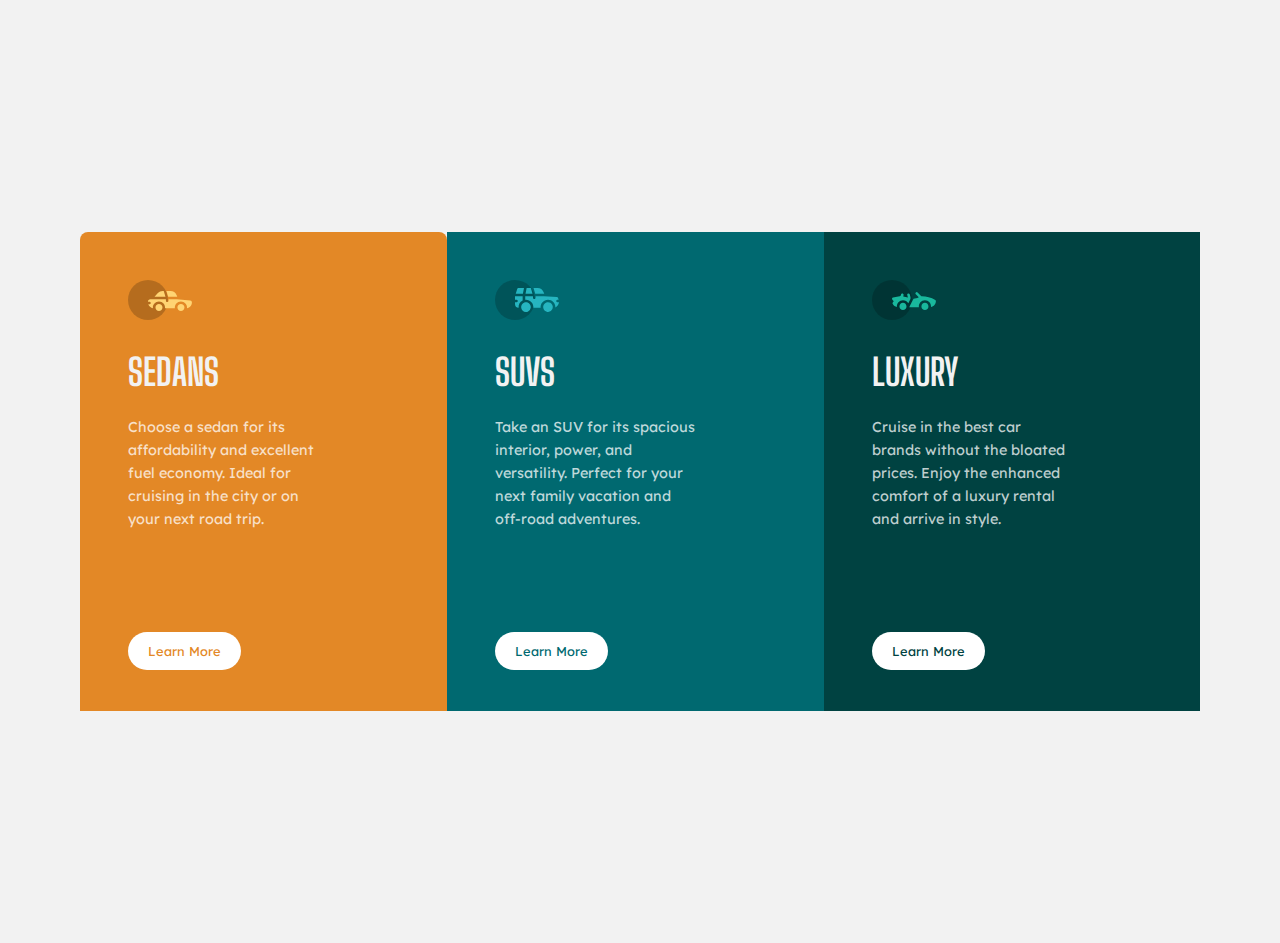
<file: index.html>
<!DOCTYPE html>
<html lang="en">
<head>
  <meta charset="UTF-8">
  <meta name="viewport" content="width=device-width, initial-scale=1.0"> 

  <link rel="icon" type="image/png" sizes="32x32" href="./images/favicon-32x32.png">

  <link rel="preconnect" href="https://fonts.googleapis.com">
  <link rel="preconnect" href="https://fonts.gstatic.com" crossorigin>
  <link href="https://fonts.googleapis.com/css2?family=Big+Shoulders+Display:wght@700&display=swap" rel="stylesheet"> 

  <link rel="preconnect" href="https://fonts.googleapis.com">
  <link rel="preconnect" href="https://fonts.gstatic.com" crossorigin>
  <link href="https://fonts.googleapis.com/css2?family=Lexend+Deca&display=swap" rel="stylesheet"> 

  <link rel="stylesheet" href="scss/style.css">
  
  <title>Frontend Mentor | 3-column preview card component</title>
</head>
<body>
  <main>
    <div class="card-container">
      <section class="card">
        <img src="./images/icon-sedans.svg" alt="A image of a sedan">
        <h1>SEDANS</h1>
        <p>Choose a sedan for its affordability and excellent fuel economy. Ideal for cruising in the city 
          or on your next road trip.</p>
        <a href="">Learn More</a>
      </section>

      <section class="card">
        <img src="./images/icon-suvs.svg" alt="A image of a sedan">
        <h2>SUVS</h1>
        <p>Take an SUV for its spacious interior, power, and versatility. Perfect for your next family vacation 
          and off-road adventures.
        </p>
        <a href="">Learn More</a>
      </section>

      <section class="card">
        <img src="./images/icon-luxury.svg" alt="A image of a sedan">
        <h2>LUXURY</h1>
        <p>Cruise in the best car brands without the bloated prices. Enjoy the enhanced comfort of a luxury 
          rental and arrive in style.</p>
        <a href="#">Learn More</a>
      </section>
    </div>
  </main>
</body>
</html>

  <!-- Sedans


  Luxury
  Cruise in the best car brands without the bloated prices. Enjoy the enhanced comfort of a luxury 
  rental and arrive in style. -->
</file>
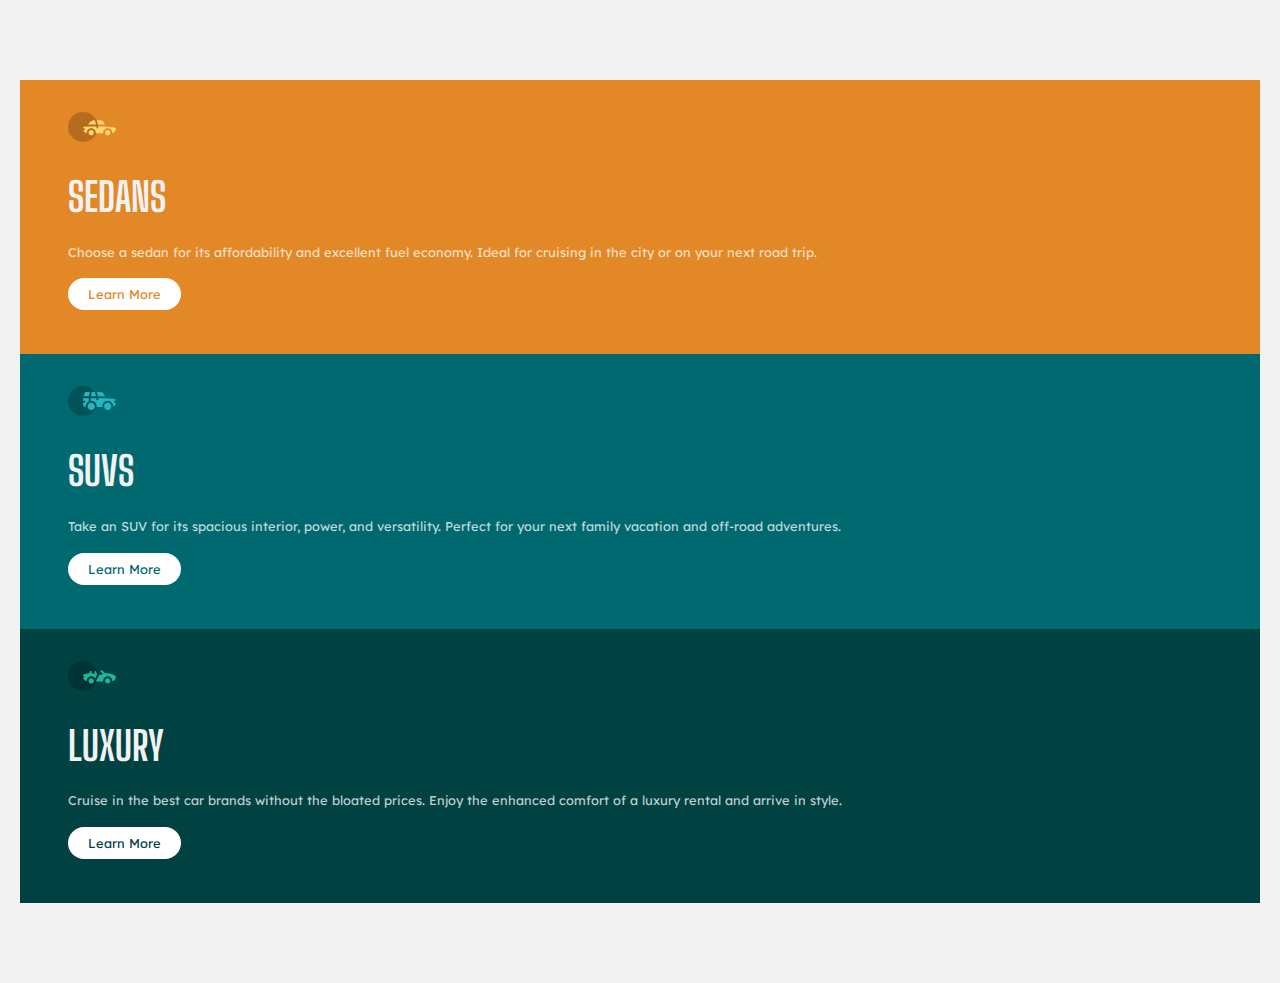
<file: Backup/index.html>
<!DOCTYPE html>
<html lang="en">
<head>
  <meta charset="UTF-8">
  <meta name="viewport" content="width=device-width, initial-scale=1.0"> 

  <link rel="icon" type="image/png" sizes="32x32" href="./images/favicon-32x32.png">

  <link rel="preconnect" href="https://fonts.googleapis.com">
  <link rel="preconnect" href="https://fonts.gstatic.com" crossorigin>
  <link href="https://fonts.googleapis.com/css2?family=Big+Shoulders+Display:wght@700&display=swap" rel="stylesheet"> 

  <link rel="preconnect" href="https://fonts.googleapis.com">
  <link rel="preconnect" href="https://fonts.gstatic.com" crossorigin>
  <link href="https://fonts.googleapis.com/css2?family=Lexend+Deca&display=swap" rel="stylesheet"> 

  <link rel="stylesheet" href="scss/style.css">
  
  <title>Frontend Mentor | 3-column preview card component</title>
</head>
<body>
  <section class="main">
    <div class="card-container">
      <div class="card">
        <img src="/images/icon-sedans.svg" alt="A image of a sedan">
        <h1>SEDANS</h1>
        <p>Choose a sedan for its affordability and excellent fuel economy. Ideal for cruising in the city 
          or on your next road trip.</p>
        <a href="">Learn More</a>
      </div>

      <div class="card">
        <img src="/images/icon-suvs.svg" alt="A image of a sedan">
        <h1>SUVS</h1>
        <p>Take an SUV for its spacious interior, power, and versatility. Perfect for your next family vacation 
          and off-road adventures.
        </p>
        <a href="">Learn More</a>
      </div>

      <div class="card">
        <img src="/images/icon-luxury.svg" alt="A image of a sedan">
        <h1>LUXURY</h1>
        <p>Cruise in the best car brands without the bloated prices. Enjoy the enhanced comfort of a luxury 
          rental and arrive in style.</p>
        <a href="">Learn More</a>
      </div>
    </div>
  </section>
</body>
</html>

  <!-- Sedans


  Luxury
  Cruise in the best car brands without the bloated prices. Enjoy the enhanced comfort of a luxury 
  rental and arrive in style. -->
</file>
<file: scss/style.css>
html {
  font-size: 100%;
  -webkit-box-sizing: border-box;
          box-sizing: border-box;
}

*,
*::before,
*::after {
  -webkit-box-sizing: inherit;
          box-sizing: inherit;
}

h1,
h2 {
  margin: 0rem;
}

body {
  font-family: "Lexend Deca", sans-serif;
  font-size: 0.9375rem;
  background-color: var(--n-very-light-gray);
  line-height: 1.3;
  margin: 0px;
  padding: 0px;
}

:root {
  --p-bright-orange: hsl(31, 77%, 52%);
  --p-dark-cyan: hsl(184, 100%, 22%);
  --p-very-dark-cyan: hsl(179, 100%, 13%);
  --n-transparent-white: hsla(0, 0%, 100%, 0.75);
  --n-very-light-gray: hsl(0, 0%, 95%);
}

main {
  margin: 5rem 1.25rem;
}

.card-container section:first-child {
  background-color: var(--p-bright-orange);
  border-top-left-radius: 0.5rem;
  border-top-right-radius: 0.5rem;
}

.card-container section:first-child a {
  color: var(--p-bright-orange);
}

.card-container section:first-child a:hover {
  background-color: transparent;
  border: 1px solid var(--n-very-light-gray);
  color: var(--n-very-light-gray);
}

.card-container section:nth-child(2) {
  background-color: var(--p-dark-cyan);
}

.card-container section:nth-child(2) a {
  color: var(--p-dark-cyan);
}

.card-container section:nth-child(2) a:hover {
  background-color: transparent;
  border: 1px solid var(--n-very-light-gray);
  color: var(--n-very-light-gray);
}

.card-container section:last-child {
  background-color: var(--p-very-dark-cyan);
}

.card-container section:last-child a {
  color: var(--p-very-dark-cyan);
}

.card-container section:last-child a:hover {
  background-color: transparent;
  border: 1px solid var(--n-very-light-gray);
  color: var(--n-very-light-gray);
}

.card {
  padding: 0rem 3rem;
  padding-bottom: 3rem;
  padding-right: 4rem;
  line-height: 1.6;
}

.card img {
  padding-top: 3rem;
  width: 4rem;
}

.card h1 {
  font-family: "Big Shoulders Display", sans-serif;
  font-size: 2.3rem;
  color: var(--n-very-light-gray);
  margin-top: 1rem;
}

.card h2 {
  font-family: "Big Shoulders Display", sans-serif;
  font-size: 2.3rem;
  color: var(--n-very-light-gray);
  margin-top: 1rem;
}

.card p {
  font-size: 0.9rem;
  font-weight: 400;
  color: var(--n-transparent-white);
  margin-bottom: 1.7rem;
}

.card a {
  text-decoration: none;
  background-color: white;
  padding: 0.7rem 1.25rem;
  border-radius: 2rem;
  font-size: 0.8rem;
}

@media (min-width: 46.875em) {
  main {
    margin: 5rem 10rem;
    text-align: center;
  }
  .card p {
    padding: 0rem 2rem;
  }
}

@media (min-width: 56.25em) {
  main {
    margin: 5rem 10rem;
  }
  .card p {
    padding: 0rem 5rem;
  }
}

@media (min-width: 68.75em) {
  main {
    margin: 14.5rem 5rem;
  }
  .card-container {
    display: -webkit-box;
    display: -ms-flexbox;
    display: flex;
    text-align: start;
  }
  .card-container p {
    padding: 0rem 0rem;
    padding-right: 4rem;
    padding-bottom: 5rem;
  }
}

@media (min-width: 90em) {
  .card h1 {
    font-size: 3rem;
  }
  .card p {
    font-size: 1.1rem;
  }
  .card a {
    padding: 1rem 2rem;
    font-size: 1.15rem;
  }
}
/*# sourceMappingURL=style.css.map */
</file>
<file: Backup/scss/style.css>
html {
  font-size: 100%;
  -webkit-box-sizing: border-box;
          box-sizing: border-box;
}

*,
*::before,
*::after {
  -webkit-box-sizing: inherit;
          box-sizing: inherit;
}

h1 {
  margin: 0rem;
}

body {
  font-family: "Lexend Deca", sans-serif;
  font-size: 0.9375rem;
  background-color: var(--n-very-light-gray);
  line-height: 1.3;
  margin: 0px;
  padding: 0px;
}

:root {
  --p-bright-orange: hsl(31, 77%, 52%);
  --p-dark-cyan: hsl(184, 100%, 22%);
  --p-very-dark-cyan: hsl(179, 100%, 13%);
  --n-transparent-white: hsla(0, 0%, 100%, 0.75);
  --n-very-light-gray: hsl(0, 0%, 95%);
}

.main {
  margin: 5rem 1.25rem;
}

.card-container {
  border-top-left-radius: 0.5rem;
  border-top-right-radius: 0.5rem;
}

.card-container div:first-child {
  background-color: var(--p-bright-orange);
}

.card-container div:first-child a {
  color: var(--p-bright-orange);
}

.card-container div:nth-child(2) {
  background-color: var(--p-dark-cyan);
}

.card-container div:nth-child(2) a {
  color: var(--p-dark-cyan);
}

.card-container div:last-child {
  background-color: var(--p-very-dark-cyan);
}

.card-container div:last-child a {
  color: var(--p-very-dark-cyan);
}

.card {
  padding: 0rem 3rem;
  padding-bottom: 3rem;
  padding-right: 6rem;
  line-height: 1.6;
}

.card img {
  padding-top: 2rem;
  width: 3rem;
}

.card h1 {
  font-family: "Big Shoulders Display", sans-serif;
  font-size: 2.5rem;
  color: var(--n-very-light-gray);
  margin-top: 1rem;
}

.card p {
  font-size: 0.8rem;
  font-weight: 400;
  color: var(--n-transparent-white);
  margin-bottom: 1.25rem;
}

.card a {
  text-decoration: none;
  background-color: white;
  padding: 0.5rem 1.25rem;
  border-radius: 1rem;
  font-size: 0.8rem;
}
/*# sourceMappingURL=style.css.map */
</file>
